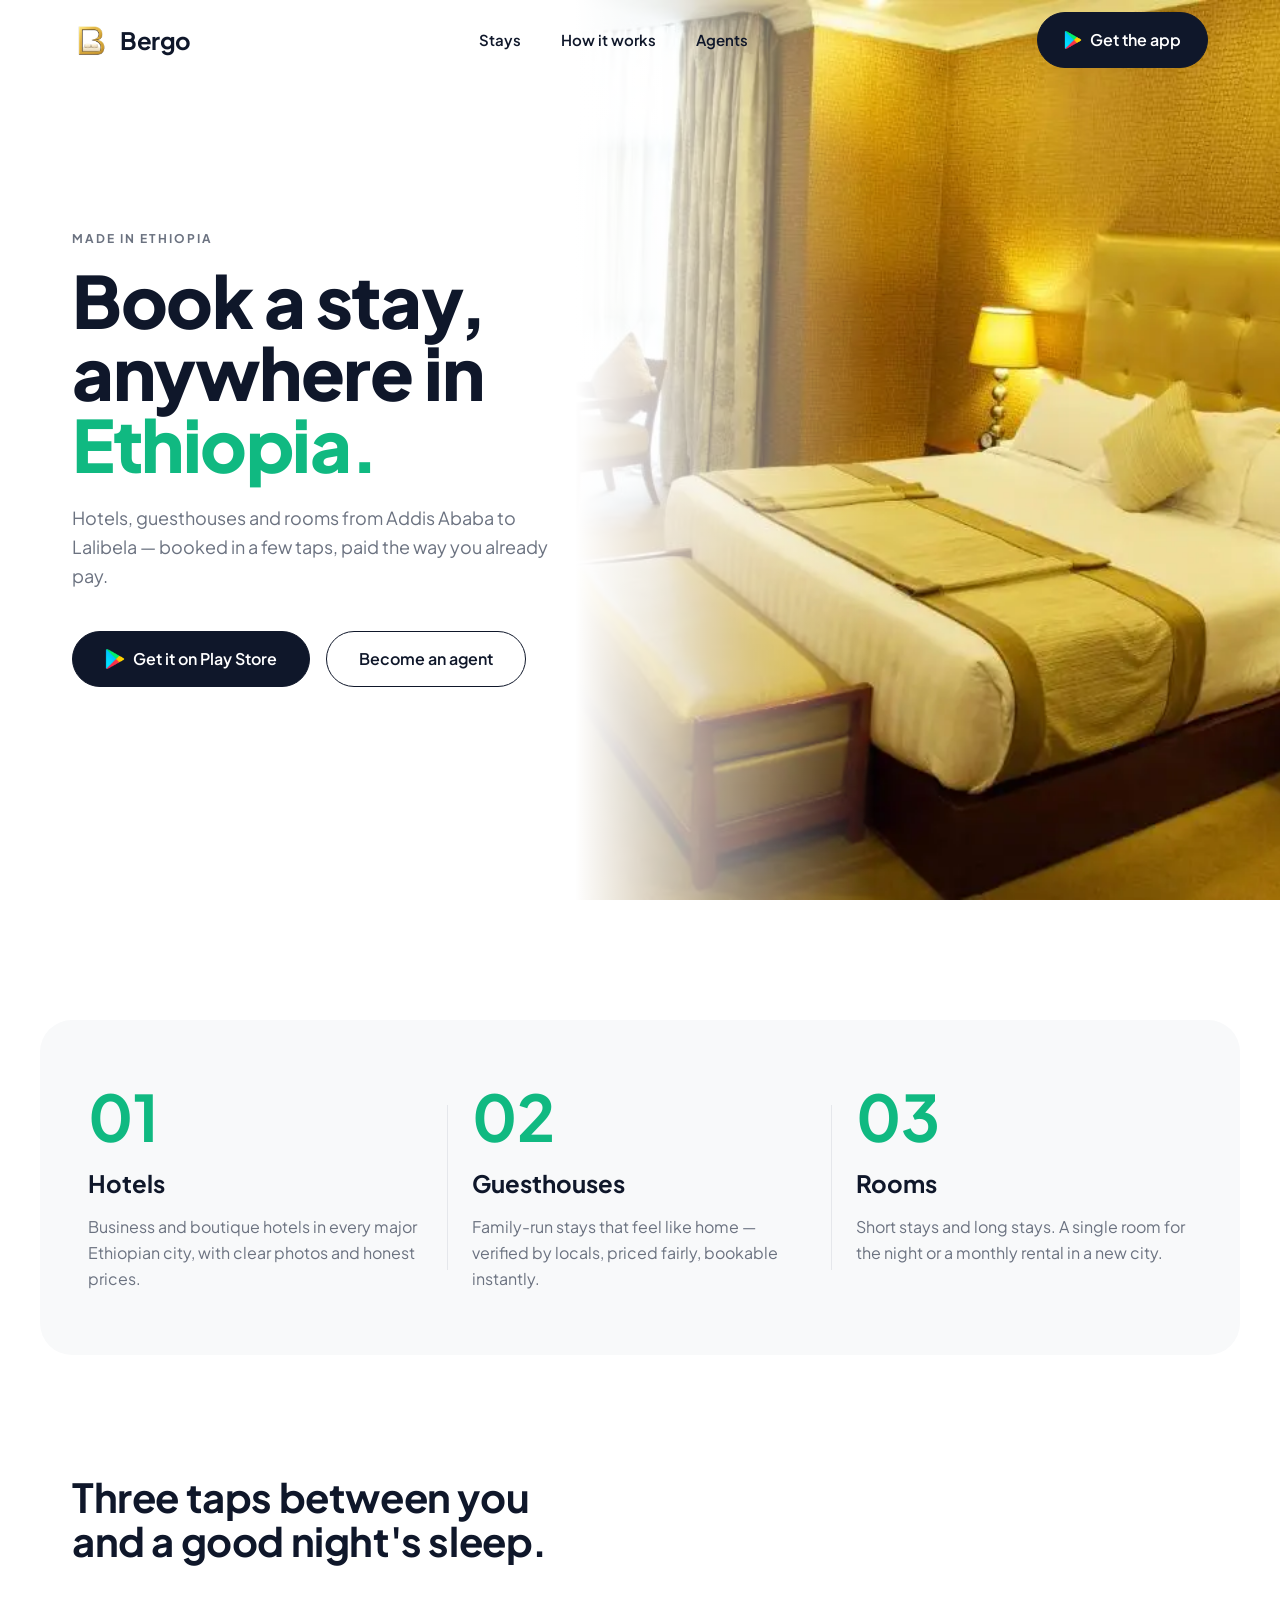
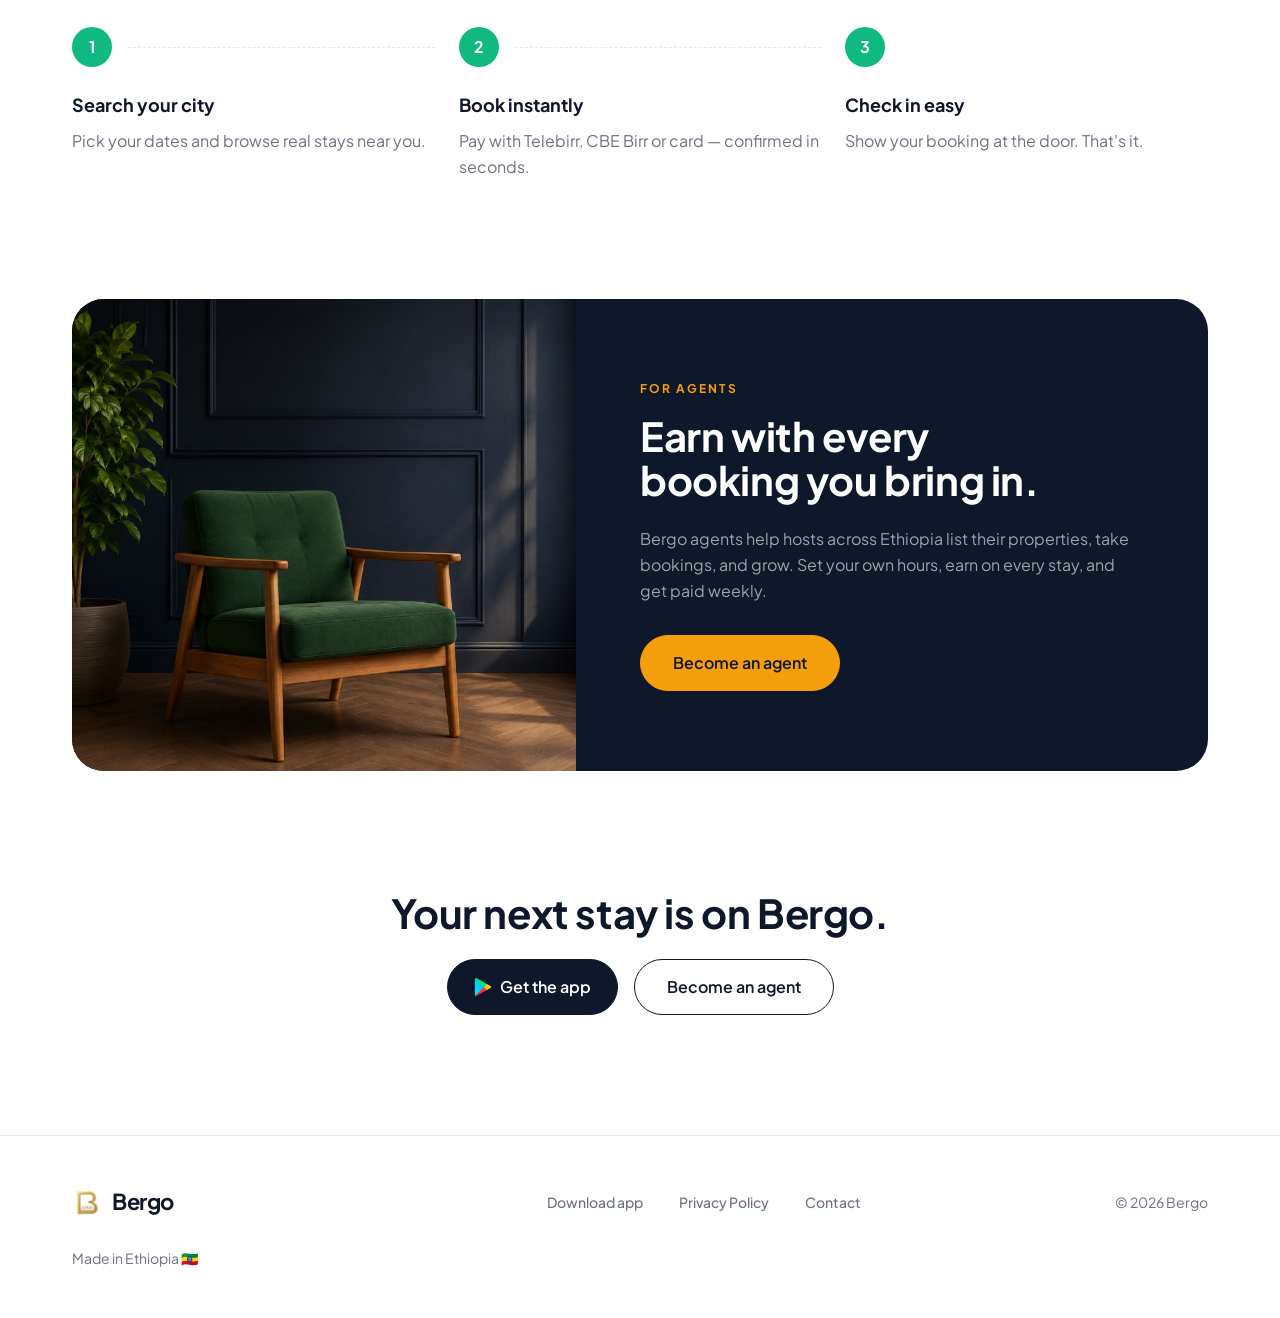
<file: index.html>
<!DOCTYPE html>
<html lang="en">
<head>
    <meta charset="UTF-8">
    <meta name="viewport" content="width=device-width, initial-scale=1.0">
    
    <title>Bergo | Book Stays Anywhere in Ethiopia</title>
    <meta name="description" content="Hotels, guesthouses and rooms from Addis Ababa to Lalibela — booked in a few taps, paid the way you already pay.">
    <link rel="icon" type="image/webp" href="assets/bergologo.webp">
    <link rel="preconnect" href="https://fonts.googleapis.com">
    <link rel="preconnect" href="https://fonts.gstatic.com" crossorigin>
    <link href="https://fonts.googleapis.com/css2?family=Plus+Jakarta+Sans:wght@400;500;600;700;800&display=swap" rel="stylesheet">
    
    <link rel="stylesheet" href="style.css">
</head>
<body>

    <header class="navbar">
        <div class="container nav-container">
            <a href="#" class="logo-link">
                <img src="assets/bergologo.webp" alt="Bergo Logo" class="logo">
                <span class="logo-text">Bergo</span>
            </a>
            
            <nav class="nav-links" id="nav-links">
                <a href="#stays">Stays</a>
                <a href="#how-it-works">How it works</a>
                <a href="#agents">Agents</a>
            </nav>

            <div class="nav-right">
                <a href="https://t.me/BergoAdminBot" target="_blank" rel="noopener" class="btn btn-primary nav-btn">
                    <img src="assets/playstoreicon.png" alt="Google Play" class="playstore-icon-small">
                    Get the app
                </a>
                <button class="mobile-menu-btn" id="mobile-menu-btn" aria-label="Toggle Menu">
                    <svg viewBox="0 0 24 24" width="24" height="24" fill="none" stroke="currentColor" stroke-width="2">
                        <path d="M3 12h18M3 6h18M3 18h18"></path>
                    </svg>
                </button>
            </div>
        </div>
    </header>

    <main>
        <section class="hero">
            <div class="hero-bg-wrapper">
                <div class="fade-overlay"></div>
                <img src="assets/hero.png" alt="A clean, minimalist hotel room bed" class="hero-image">
            </div>

            <div class="container hero-container">
                <div class="hero-content">
                    <span class="label">MADE IN ETHIOPIA</span>
                    <h1>Book a stay,<br>anywhere in<br><span class="text-green">Ethiopia.</span></h1>
                    <p>Hotels, guesthouses and rooms from Addis Ababa to Lalibela — booked in a few taps, paid the way you already pay.</p>
                    
                    <div class="hero-buttons">
                        <a href="https://t.me/BergoAdminBot" target="_blank" rel="noopener" class="btn btn-primary btn-large">
                            <img src="assets/playstoreicon.png" alt="Google Play" class="playstore-icon">
                            Get it on Play Store
                        </a>
                        <a href="https://t.me/BergoAdminBot" target="_blank" rel="noopener" class="btn btn-outline btn-large">Become an agent</a>
                    </div>
                </div>
            </div>
        </section>

        <section id="stays" class="features container section-spacing">
            <div class="feature-card has-divider">
                <div class="feature-number">01</div>
                <h3>Hotels</h3>
                <p>Business and boutique hotels in every major Ethiopian city, with clear photos and honest prices.</p>
            </div>
            <div class="feature-card has-divider">
                <div class="feature-number">02</div>
                <h3>Guesthouses</h3>
                <p>Family-run stays that feel like home — verified by locals, priced fairly, bookable instantly.</p>
            </div>
            <div class="feature-card">
                <div class="feature-number">03</div>
                <h3>Rooms</h3>
                <p>Short stays and long stays. A single room for the night or a monthly rental in a new city.</p>
            </div>
        </section>

        <section id="how-it-works" class="how-it-works container section-spacing">
            <h2>Three taps between you<br>and a good night's sleep.</h2>
            
            <div class="steps-container">
                <div class="step">
                    <div class="step-indicator">
                        <div class="step-circle">1</div>
                        <div class="step-line"></div>
                    </div>
                    <h4>Search your city</h4>
                    <p>Pick your dates and browse real stays near you.</p>
                </div>
                
                <div class="step">
                    <div class="step-indicator">
                        <div class="step-circle">2</div>
                        <div class="step-line"></div>
                    </div>
                    <h4>Book instantly</h4>
                    <p>Pay with Telebirr, CBE Birr or card — confirmed in seconds.</p>
                </div>
                
                <div class="step">
                    <div class="step-indicator">
                        <div class="step-circle">3</div>
                        <div class="step-line hide-line"></div>
                    </div>
                    <h4>Check in easy</h4>
                    <p>Show your booking at the door. That's it.</p>
                </div>
            </div>
        </section>

        <section id="agents" class="container section-spacing">
            <div class="agent-box">
                <div class="agent-image-wrapper">
                    <img src="assets/chair.jpg" alt="A comfortable green lounge chair" class="agent-image">
                </div>
                <div class="agent-content">
                    <span class="label label-gold">FOR AGENTS</span>
                    <h2>Earn with every<br>booking you bring in.</h2>
                    <p>Bergo agents help hosts across Ethiopia list their properties, take bookings, and grow. Set your own hours, earn on every stay, and get paid weekly.</p>
                    <a href="https://t.me/BergoAdminBot" target="_blank" rel="noopener" class="btn btn-gold btn-large">Become an agent</a>
                </div>
            </div>
        </section>

        <section class="final-cta container section-spacing">
            <h2>Your next stay is on Bergo.</h2>
            <div class="hero-buttons center-buttons">
                <a href="https://t.me/BergoAdminBot" target="_blank" rel="noopener" class="btn btn-primary nav-btn">
                    <img src="assets/playstoreicon.png" alt="Google Play" class="playstore-icon-small">
                    <span>Get the app</span>
                </a>
                <a href="https://t.me/BergoAdminBot" target="_blank" rel="noopener" class="btn btn-outline btn-large">Become an agent</a>
            </div>
        </section>
    </main>

    <footer class="footer">
    <div class="container footer-grid">

        <div class="footer-brand">
            <img src="assets/bergologo.webp" alt="Bergo Logo" class="footer-logo">
            <span class="footer-logo-text">Bergo</span>
            
        </div>

        <nav class="footer-nav">
            <a href="">Download app</a>
            <a href="privacy.html">Privacy Policy</a>
            <a href="https://t.me/BergoAdminBot" target="_blank" rel="noopener">Contact</a>
        </nav>

        <div class="footer-copyright">
            &copy; 2026 Bergo
        </div>

        <div class="footer-made">
            Made in Ethiopia 🇪🇹
        </div>

    </div>
</footer>

    <script>
        const btn = document.getElementById('mobile-menu-btn');
        const nav = document.getElementById('nav-links');
        
        btn.addEventListener('click', () => {
            nav.classList.toggle('active');
        });
    </script>
</body>
</html>
</file>
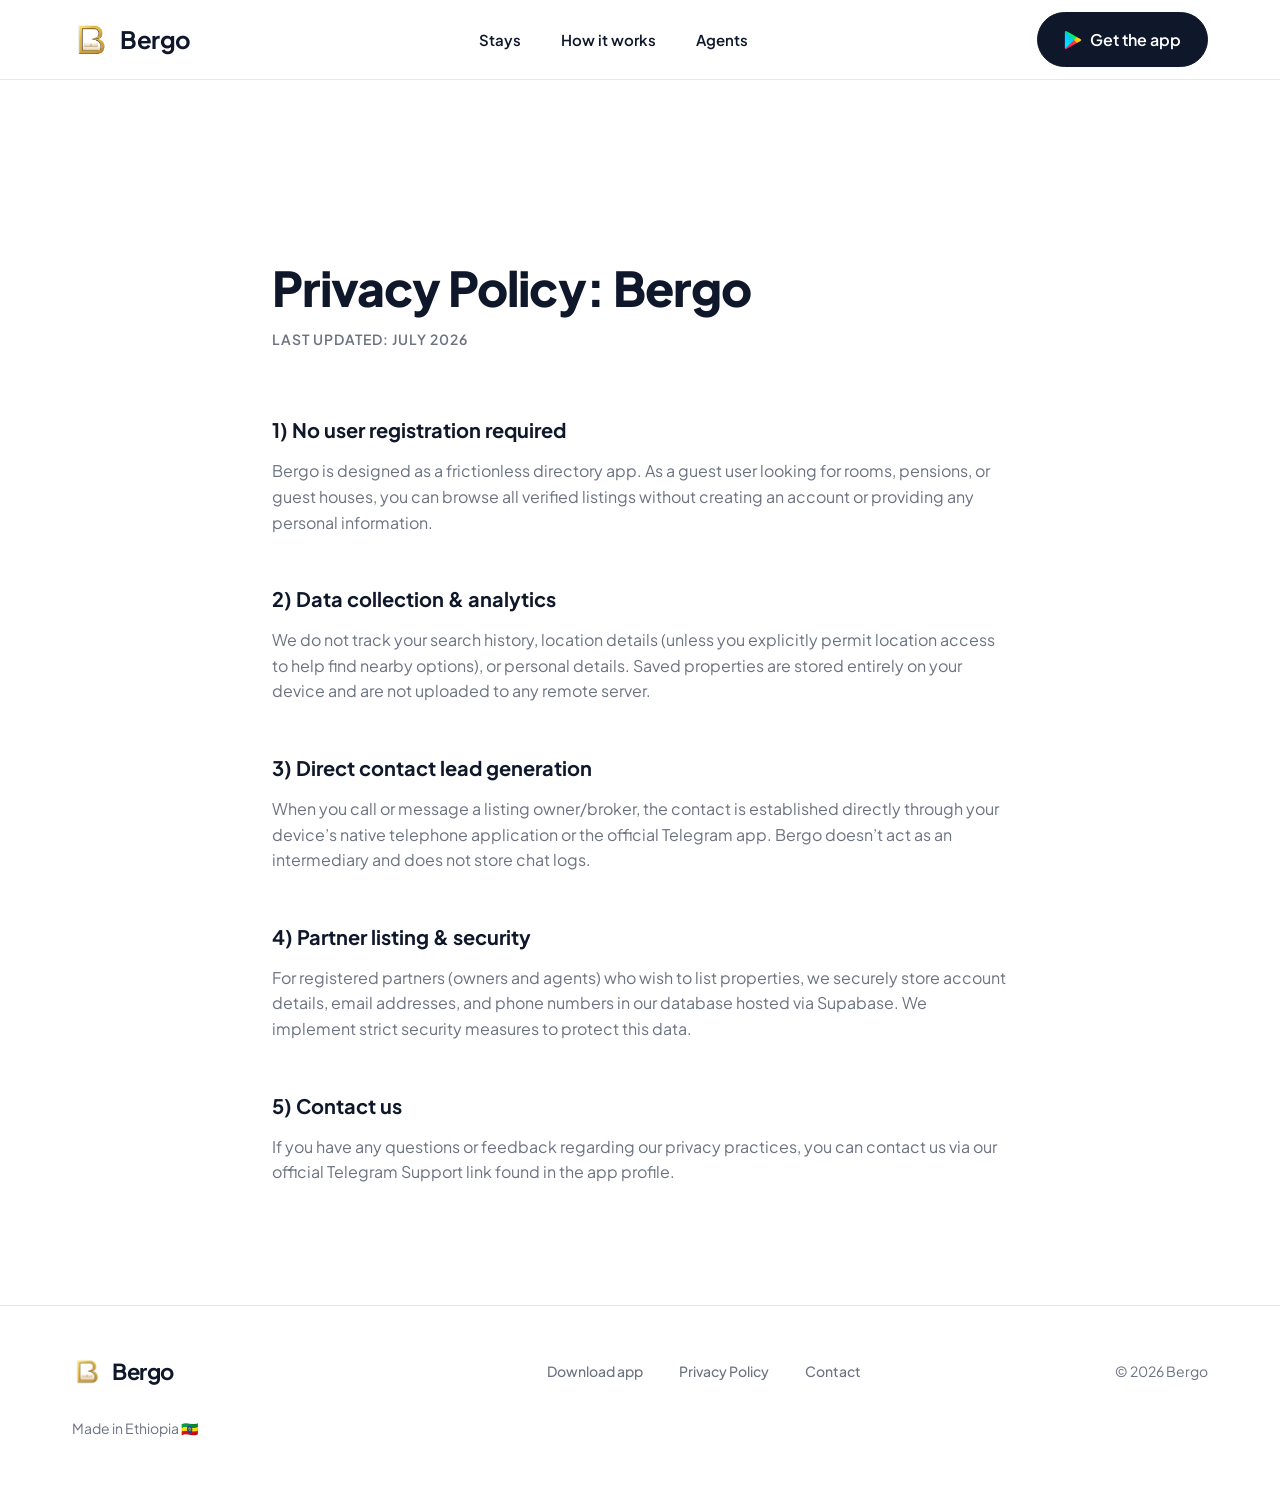
<file: privacy.html>
<!DOCTYPE html>
<html lang="en">
<head>
    <meta charset="UTF-8">
    <meta name="viewport" content="width=device-width, initial-scale=1.0">
    
    <!-- SEO Meta Tags -->
    <title>Privacy Policy | Bergo</title>
    <meta name="description" content="Privacy Policy and data practices for Bergo app.">
    
    <link rel="icon" type="image/webp" href="assets/bergologo.webp">
    
    <!-- Google Fonts: Plus Jakarta Sans -->
    <link rel="preconnect" href="https://fonts.googleapis.com">
    <link rel="preconnect" href="https://fonts.gstatic.com" crossorigin>
    <link href="https://fonts.googleapis.com/css2?family=Plus+Jakarta+Sans:wght@400;500;600;700;800&display=swap" rel="stylesheet">
    
    <!-- Stylesheet -->
    <link rel="stylesheet" href="style.css">
</head>
<body>

    <!-- NAVBAR -->
    <header class="navbar page-navbar">
        <div class="container nav-container">
            <a href="index.html" class="logo-link">
                <img src="assets/bergologo.webp" width="150" height="150" alt="Bergo Logo" class="logo">
                <span class="logo-text">Bergo</span>
            </a>
            
            <nav class="nav-links" id="nav-links">
                <a href="index.html#stays">Stays</a>
                <a href="index.html#how-it-works">How it works</a>
                <a href="index.html#agents">Agents</a>
            </nav>

            <div class="nav-right">
                <a href="#" class="btn btn-primary nav-btn">
                    <img src="assets/playstoreicon.png" alt="Google Play" class="playstore-icon-small">
                    Get the app
                </a>
                <button class="mobile-menu-btn" id="mobile-menu-btn" aria-label="Toggle Menu">
                    <svg viewBox="0 0 24 24" width="24" height="24" fill="none" stroke="currentColor" stroke-width="2">
                        <path d="M3 12h18M3 6h18M3 18h18"></path>
                    </svg>
                </button>
            </div>
        </div>
    </header>

    <main>
        <!-- PRIVACY CONTENT -->
        <section class="container section-spacing article-container">
            <div class="article-header">
                <h1>Privacy Policy: Bergo</h1>
                <p class="last-updated">Last updated: July 2026</p>
            </div>

            <div class="article-content">
                <div class="policy-section">
                    <h3>1) No user registration required</h3>
                    <p>Bergo is designed as a frictionless directory app. As a guest user looking for rooms, pensions, or guest houses, you can browse all verified listings without creating an account or providing any personal information.</p>
                </div>

                <div class="policy-section">
                    <h3>2) Data collection & analytics</h3>
                    <p>We do not track your search history, location details (unless you explicitly permit location access to help find nearby options), or personal details. Saved properties are stored entirely on your device and are not uploaded to any remote server.</p>
                </div>

                <div class="policy-section">
                    <h3>3) Direct contact lead generation</h3>
                    <p>When you call or message a listing owner/broker, the contact is established directly through your device’s native telephone application or the official Telegram app. Bergo doesn’t act as an intermediary and does not store chat logs.</p>
                </div>

                <div class="policy-section">
                    <h3>4) Partner listing & security</h3>
                    <p>For registered partners (owners and agents) who wish to list properties, we securely store account details, email addresses, and phone numbers in our database hosted via Supabase. We implement strict security measures to protect this data.</p>
                </div>

                <div class="policy-section">
                    <h3>5) Contact us</h3>
                    <p>If you have any questions or feedback regarding our privacy practices, you can contact us via our official Telegram Support link found in the app profile.</p>
                </div>
            </div>
        </section>
    </main>

    <!-- FOOTER -->
  <footer class="footer">
    <div class="container footer-grid">

        <div class="footer-brand">
            <img src="assets/bergologo.webp" alt="Bergo Logo" class="footer-logo">
            <span class="footer-logo-text">Bergo</span>
        </div>

        <nav class="footer-nav">
            <a href="index.html">Download app</a>
            <a href="privacy.html">Privacy Policy</a>
            <a href="contact.html">Contact</a>
        </nav>

        <div class="footer-copyright">
            &copy; 2026 Bergo
        </div>

        <div class="footer-made">
            Made in Ethiopia 🇪🇹
        </div>

    </div>
</footer>

    <!-- Vanilla JS for Mobile Menu Toggle Only -->
    <script>
        const btn = document.getElementById('mobile-menu-btn');
        const nav = document.getElementById('nav-links');
        
        btn.addEventListener('click', () => {
            nav.classList.toggle('active');
        });
    </script>
</body>
</html>
</file>
<file: style.css>
/* =========================================
   VARIABLES
   ========================================= */
:root {
    --primary: #0F172A;
    --gold: #F59E0B;
    --green: #10B981;
    --bg: #FFFFFF;
    --bg-light: #F8F9FA;
    --border: #E5E7EB;
    --text-secondary: #6B7280;
    
    --font-family: 'Plus Jakarta Sans', sans-serif;
    --radius-pill: 999px;
    --radius-large: 32px;
}

/* =========================================
   RESET & BASE
   ========================================= */
* {
    margin: 0;
    padding: 0;
    box-sizing: border-box;
}

body {
    font-family: var(--font-family);
    background-color: var(--bg);
    color: var(--primary);
    line-height: 1.6;
    -webkit-font-smoothing: antialiased;
    -moz-osx-font-smoothing: grayscale;
    overflow-x: hidden;
}

img {
    max-width: 100%;
    display: block;
}

a {
    text-decoration: none;
    color: inherit;
    transition: opacity 0.2s ease; /* Minimal fade transition */
}

/* =========================================
   TYPOGRAPHY
   ========================================= */
h1 {
    font-size: 72px;
    font-weight: 800;
    line-height: 1;
    margin-bottom: 24px;
    letter-spacing: -0.02em;
}

h2 {
    font-size: 40px;
    font-weight: 700;
    line-height: 1.1;
    margin-bottom: 24px;
    letter-spacing: -0.01em;
}

h3 {
    font-size: 24px;
    font-weight: 700;
    margin-bottom: 12px;
}

h4 {
    font-size: 18px;
    font-weight: 700;
    margin-bottom: 8px;
}

p {
    color: var(--text-secondary);
    font-size: 16px;
}

.text-green {
    color: var(--green);
}

.label {
    display: block;
    font-size: 12px;
    font-weight: 700;
    text-transform: uppercase;
    letter-spacing: 2px;
    color: var(--text-secondary);
    margin-bottom: 16px;
}

.label-gold {
    color: var(--gold);
}

/* =========================================
   LAYOUT
   ========================================= */
.container {
    max-width: 1200px;
    margin: 0 auto;
    padding: 0 32px;
}

.section-spacing {
    margin-top: 120px;
    margin-bottom: 120px;
}

/* =========================================
   NAVBAR
   ========================================= */
.navbar {
    background-color: transparent;
    height: 80px;
    display: flex;
    align-items: center;
    position: absolute;
    top: 0;
    left: 0;
    width: 100%;
    z-index: 100;
}

/* Specific to secondary pages to unstick it from top edge nicely */
.page-navbar {
    position: relative;
    border-bottom: 1px solid var(--border);
}

.nav-container {
    display: flex;
    justify-content: space-between;
    align-items: center;
    width: 100%;
}

.logo {
    height: 38px;
    width: auto;
}
.logo-link {
    display: flex;
    align-items: center;
    gap: 10px;
}

.logo-text {
    font-size: 24px;
    font-weight: 700;
    color: var(--primary);
    letter-spacing: -0.02em;
}

.nav-links {
    display: flex;
    gap: 40px;
    font-weight: 600;
    font-size: 15px;
}

.nav-links a:hover {
    opacity: 0.6; /* Minimal hover state */
}

.nav-right {
    display: flex;
    align-items: center;
}

.mobile-menu-btn {
    display: none;
    background: none;
    border: none;
    cursor: pointer;
    color: var(--primary);
    margin-left: 16px;
}

/* =========================================
   BUTTONS & ICONS
   ========================================= */
.btn {
    display: inline-flex;
    align-items: center;
    justify-content: center;
    gap: 8px;
    font-weight: 600;
    border-radius: var(--radius-pill);
    cursor: pointer;
    transition: opacity 0.2s ease; /* Minimal transition */
}

.btn:hover {
    opacity: 0.85; /* Minimal hover state */
}

.btn-primary {
    background-color: var(--primary);
    color: var(--bg);
    padding: 14px 26px;
    border: 1px solid var(--primary);
}

.btn-outline {
    background-color: var(--bg);
    color: var(--primary);
    padding: 14px 26px;
    border: 1px solid var(--primary);
}

.btn-gold {
    background-color: var(--gold);
    color: var(--primary);
    padding: 14px 26px;
    border: 1px solid var(--gold);
}

.btn-large {
    height: 56px;
    padding: 0 32px;
    font-size: 16px;
}

.playstore-icon {
    height: 20px;
    width: auto;
    display: block;
}
.playstore-icon-small {
    width: 18px;
    height: 18px;
    object-fit: contain;
}

/* =========================================
   ARTICLE / PRIVACY POLICY LAYOUT
   ========================================= */
.article-container {
    max-width: 800px;
    padding-top: 64px;
}

.article-header {
    margin-bottom: 64px;
}

.article-header h1 {
    font-size: 48px;
    margin-bottom: 16px;
}

.last-updated {
    font-size: 14px;
    text-transform: uppercase;
    letter-spacing: 1px;
    font-weight: 600;
}

.policy-section {
    margin-bottom: 48px;
}

.policy-section h3 {
    font-size: 20px;
}

/* =========================================
   HERO SECTION (From index.html)
   ========================================= */
.hero {
    position: relative;
    display: flex;
    align-items: center;
    min-height: 100vh;
    padding-top: 80px; 
    padding-bottom: 64px;
    background-color: var(--bg);
}

.hero-bg-wrapper {
    position: absolute;
    top: 0;
    right: 0;
    bottom: 0;
    width: 55%;
    z-index: 0;
}

.hero-image {
    width: 100%;
    height: 100%;
    object-fit: cover;
    object-position: center;
}

.fade-overlay {
    position: absolute;
    top: 0;
    left: -1px;
    bottom: 0;
    width: 300px;
    background: linear-gradient(to right, var(--bg) 0%, rgba(255,255,255,0) 100%);
    z-index: 1;
}

.hero-container {
    position: relative;
    z-index: 2;
    width: 100%;
    display: flex;
}

.hero-content {
    width: 50%;
    padding-right: 48px;
}

.hero p {
    max-width: 500px;
    margin-bottom: 40px;
    font-size: 18px;
}

.hero-buttons {
    display: flex;
    gap: 16px;
    flex-wrap: wrap;
}

/* =========================================
   FEATURES SECTION
   ========================================= */
.features {
    display: grid;
    grid-template-columns: repeat(3, 1fr);
    background-color: var(--bg-light);
    border-radius: var(--radius-large);
    padding: 64px 48px;
    gap: 48px;
}

.feature-number {
    font-size: 64px;
    font-weight: 700;
    color: var(--green);
    line-height: 1;
    margin-bottom: 16px;
}

.has-divider {
    position: relative;
}

.has-divider::after {
    content: '';
    position: absolute;
    top: 10%;
    right: -24px;
    width: 1px;
    height: 80%;
    background-color: var(--border);
}

/* =========================================
   HOW IT WORKS SECTION
   ========================================= */
.how-it-works h2 {
    margin-bottom: 64px;
}

.steps-container {
    display: flex;
    gap: 24px;
}

.step {
    flex: 1;
}

.step-indicator {
    display: flex;
    align-items: center;
    margin-bottom: 24px;
}

.step-circle {
    width: 40px;
    height: 40px;
    background-color: var(--green);
    color: var(--bg);
    border-radius: 50%;
    display: flex;
    align-items: center;
    justify-content: center;
    font-weight: 700;
    font-size: 16px;
    flex-shrink: 0;
}

.step-line {
    flex-grow: 1;
    height: 1px;
    border-top: 1px dashed var(--border);
    margin-left: 16px;
}

.hide-line {
    display: none;
}

/* =========================================
   AGENT SECTION
   ========================================= */
.agent-box {
    background-color: var(--primary);
    border-radius: var(--radius-large);
    display: flex;
    overflow: hidden;
    color: var(--bg);
}

.agent-image-wrapper {
    flex: 1;
    overflow: hidden;
}

.agent-image {
    width: 100%;
    height: 100%;
    object-fit: cover;
}

.agent-content {
    flex: 1;
    padding: 80px 64px;
    display: flex;
    flex-direction: column;
    justify-content: center;
    align-items: flex-start;
}

.agent-content h2 {
    color: var(--bg);
}

.agent-content p {
    color: #9CA3AF;
    margin-bottom: 32px;
}

/* =========================================
   FINAL CTA
   ========================================= */
.final-cta {
    text-align: center;
}

.center-buttons {
    justify-content: center;
}

/* =========================================
   FOOTER
   ========================================= */
.footer {
    padding: 48px 0;
    border-top: 1px solid var(--border);
}

.footer-grid {
    display: grid;
    grid-template-columns: 220px 1fr auto;
    grid-template-rows: auto auto;
    align-items: center;
    gap: 28px 20px;
}

.footer-brand {
    grid-column: 1;
    grid-row: 1;
}

.footer-logo {
    height: 30px;
    width: auto;
}

.footer-nav {
    grid-column: 2;
    grid-row: 1;

    display: flex;
    justify-content: center;
    gap: 36px;
}

.footer-nav a {
    font-size: 14px;
    font-weight: 500;
    color: var(--text-secondary);
    transition: color .2s ease;
}

.footer-nav a:hover {
    color: var(--primary);
}

.footer-copyright {
    grid-column: 3;
    grid-row: 1;

    font-size: 14px;
    color: var(--text-secondary);
    white-space: nowrap;
}

.footer-made {
    grid-column: 1;
    grid-row: 2;

    font-size: 14px;
    color: var(--text-secondary);
}
.footer-brand {
    display: flex;
    align-items: center;
    gap: 10px;
}

.footer-logo-text {
    font-size: 22px;
    font-weight: 700;
    color: var(--primary);
    letter-spacing: -0.02em;
}

/* =========================================
   RESPONSIVE DESIGN
   ========================================= */

/* Tablet */
@media (max-width: 992px) {
    h1 { font-size: 56px; }
    
    .hero {
        flex-direction: column;
        align-items: flex-start;
        min-height: auto;
        padding-top: 120px; 
    }

    .hero-container {
        order: 1;
        margin-bottom: 64px;
    }

    .hero-content {
        width: 100%;
        padding-right: 0;
    }

    .hero-bg-wrapper {
        position: relative;
        order: 2;
        width: 100%;
        height: 400px;
    }

    .fade-overlay {
        background: linear-gradient(to top, var(--bg) 0%, transparent 100%);
        width: 100%;
        height: 150px;
        left: 0;
        top: -1px;
    }

    .has-divider::after {
        display: none;
    }

    .features {
        padding: 48px 32px;
        gap: 32px;
    }

    .agent-box {
        flex-direction: column;
    }

    .agent-image-wrapper {
        height: 300px;
    }

    .agent-content {
        padding: 48px 32px;
    }
}

/* Mobile */
@media (max-width: 768px) {
    .container {
        padding: 0 24px;
    }

    .section-spacing {
        margin-top: 64px;
        margin-bottom: 64px;
    }

    h1 { font-size: 40px; }
    h2 { font-size: 32px; }
    
    .article-header h1 { font-size: 36px; }

    /* Mobile Navbar */
    .logo {
        height: 32px;
    }
    
    .logo-text {
        font-size: 20px;
    }

    .nav-links {
        display: none;
        position: absolute;
        top: 80px;
        left: 0;
        width: 100%;
        background-color: var(--bg);
        flex-direction: column;
        padding: 24px;
        gap: 24px;
        border-bottom: 1px solid var(--border);
    }

    .nav-links.active {
        display: flex;
    }

    .nav-btn {
        display: none; 
    }

    .mobile-menu-btn {
        display: flex;
    }

    .hero-buttons {
        flex-direction: column;
        width: 100%;
    }

    .btn-large {
        width: 100%;
    }

    .features {
        grid-template-columns: 1fr;
        background: none;
        padding: 0;
    }

    .steps-container {
        flex-direction: column;
        gap: 40px;
    }

    .step-line {
        display: none;
    }

    /* Mobile Footer */
    .footer-grid {
        grid-template-columns: 1fr;
        grid-template-rows: auto;
        text-align: center;
        gap: 24px;
    }
    
    .footer-brand,
    .footer-nav,
    .footer-copyright,
    .footer-made {
        grid-column: auto;
        grid-row: auto;
        justify-content: center;
    }
    
    .footer-brand {
        justify-content: center;
    }
    
    .footer-nav {
        justify-content: center;
        flex-wrap: wrap;
    }

    .footer-logo {
        height: 26px;
    }

    .footer-logo-text {
        font-size: 20px;
    }
}
</file>
